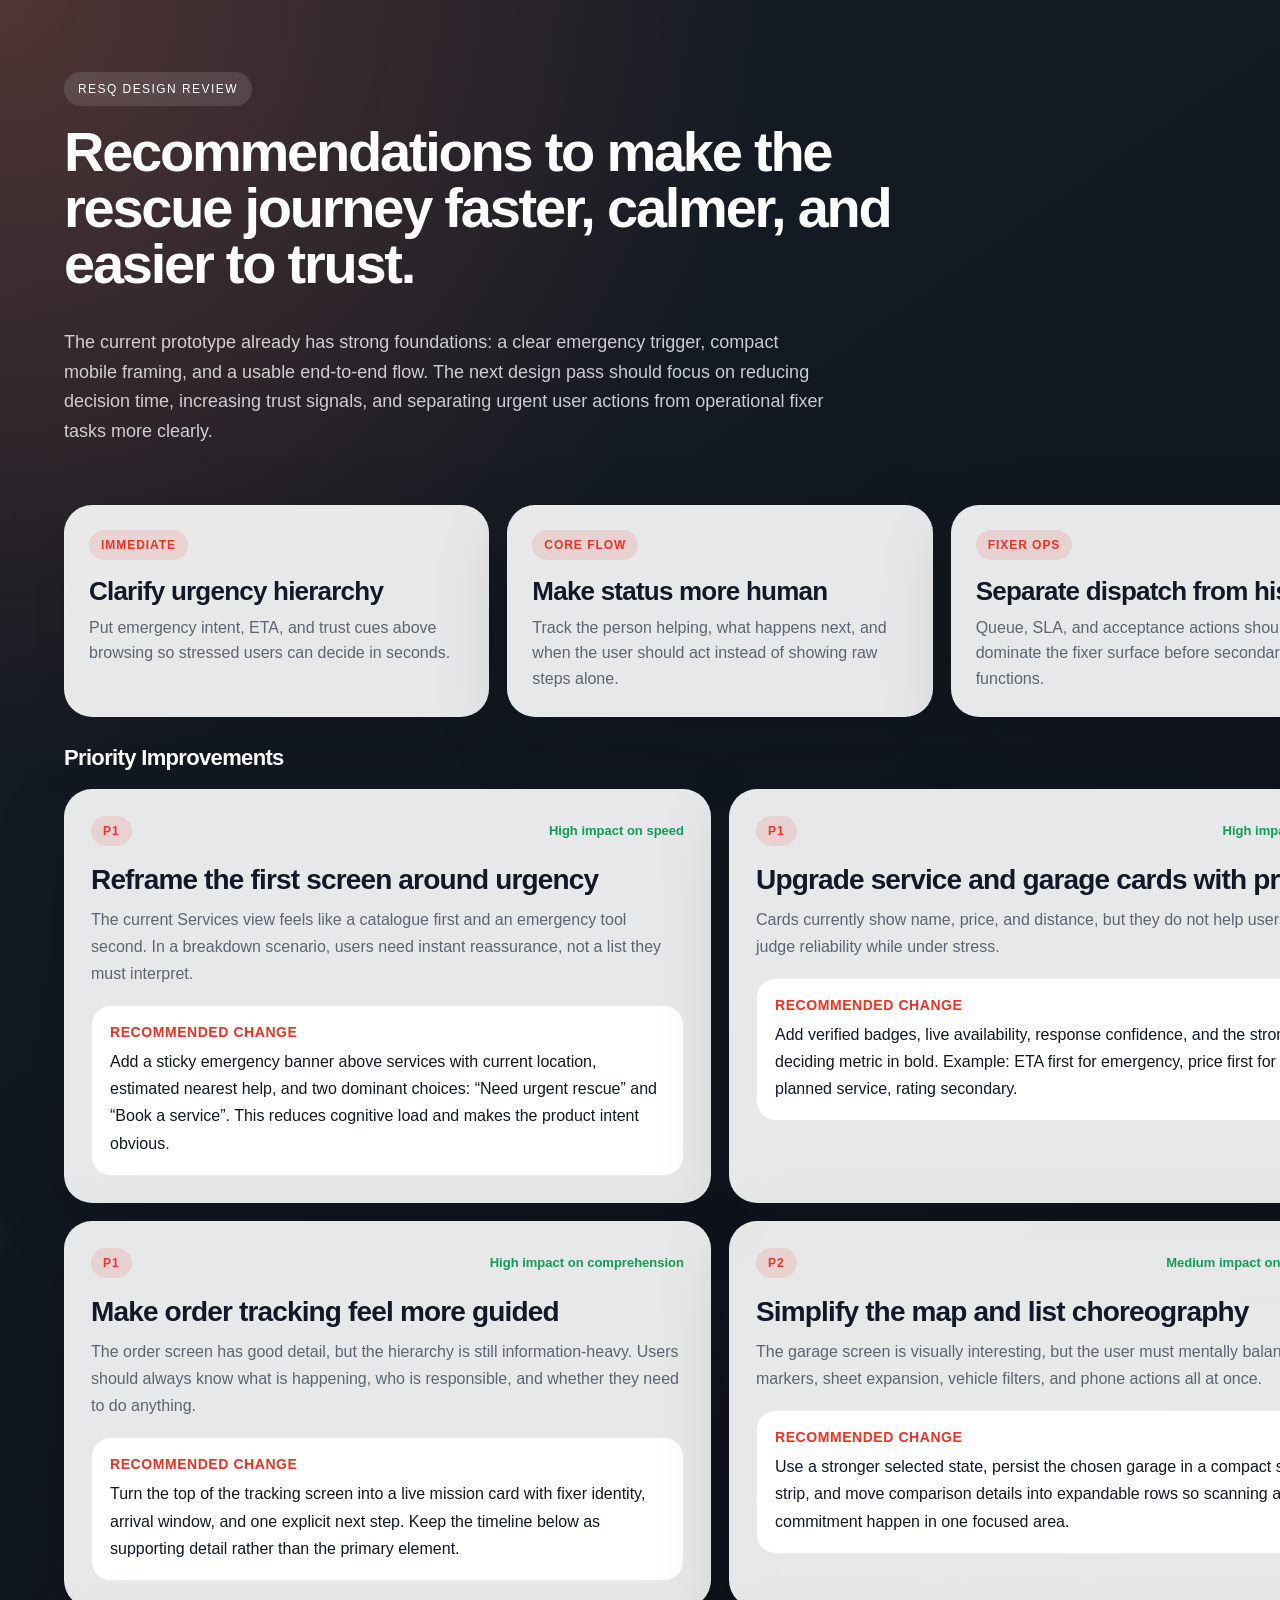
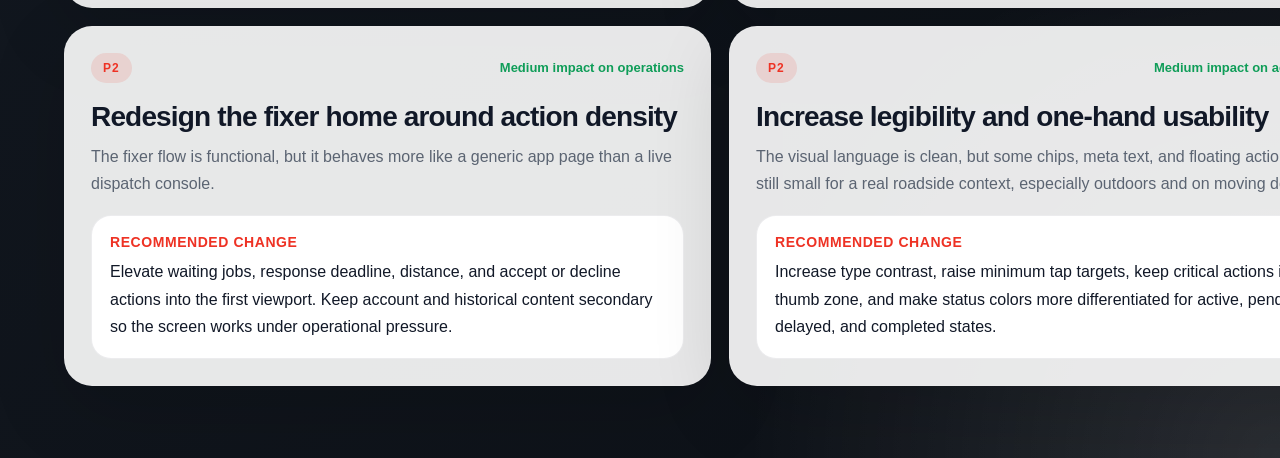
<file: uiux-audit.html>
<!doctype html>
<html lang="en">
  <head>
    <meta charset="UTF-8" />
    <meta name="viewport" content="width=device-width, initial-scale=1.0" />
    <title>ResQ UI UX Audit</title>
    <style>
      :root {
        --bg: #0d1117;
        --panel: rgba(255, 255, 255, 0.9);
        --panel-strong: #ffffff;
        --text: #111827;
        --muted: #5b6472;
        --accent: #ee3224;
        --accent-soft: rgba(238, 50, 36, 0.12);
        --border: rgba(17, 24, 39, 0.08);
        --success: #0f9d58;
      }

      * {
        box-sizing: border-box;
      }

      body {
        margin: 0;
        font-family: "Inter", "Segoe UI", sans-serif;
        color: var(--text);
        background:
          radial-gradient(circle at top left, rgba(255, 126, 95, 0.25), transparent 32%),
          radial-gradient(circle at bottom right, rgba(255, 255, 255, 0.12), transparent 22%),
          linear-gradient(145deg, #161d27 0%, #0d1117 100%);
      }

      main {
        width: 1440px;
        margin: 0 auto;
        padding: 72px 64px;
      }

      .hero {
        display: grid;
        gap: 18px;
        margin-bottom: 40px;
      }

      .eyebrow {
        display: inline-flex;
        width: fit-content;
        padding: 10px 14px;
        border-radius: 999px;
        background: rgba(255, 255, 255, 0.12);
        color: #fff;
        font-size: 12px;
        letter-spacing: 0.12em;
        text-transform: uppercase;
      }

      h1 {
        margin: 0;
        max-width: 920px;
        color: #fff;
        font-size: 56px;
        line-height: 1;
        letter-spacing: -0.04em;
      }

      .hero-copy {
        max-width: 760px;
        color: rgba(255, 255, 255, 0.78);
        font-size: 18px;
        line-height: 1.65;
      }

      .summary {
        display: grid;
        grid-template-columns: repeat(3, minmax(0, 1fr));
        gap: 18px;
        margin-bottom: 28px;
      }

      .summary-card,
      .audit-card {
        border: 1px solid rgba(255, 255, 255, 0.08);
        border-radius: 28px;
        background: var(--panel);
        box-shadow: 0 24px 80px rgba(0, 0, 0, 0.14);
      }

      .summary-card {
        padding: 24px;
      }

      .summary-card strong {
        display: block;
        margin-top: 16px;
        font-size: 26px;
        letter-spacing: -0.03em;
      }

      .summary-card p {
        margin: 8px 0 0;
        color: var(--muted);
        line-height: 1.6;
      }

      .section-title {
        margin: 0 0 18px;
        color: #fff;
        font-size: 22px;
        letter-spacing: -0.03em;
      }

      .audit-grid {
        display: grid;
        grid-template-columns: repeat(2, minmax(0, 1fr));
        gap: 18px;
      }

      .audit-card {
        padding: 26px;
      }

      .audit-meta {
        display: flex;
        justify-content: space-between;
        align-items: center;
        gap: 16px;
        margin-bottom: 18px;
      }

      .priority {
        display: inline-flex;
        align-items: center;
        padding: 8px 12px;
        border-radius: 999px;
        background: var(--accent-soft);
        color: var(--accent);
        font-size: 12px;
        font-weight: 700;
        letter-spacing: 0.08em;
        text-transform: uppercase;
      }

      .impact {
        color: var(--success);
        font-size: 13px;
        font-weight: 700;
      }

      .audit-card h2 {
        margin: 0 0 10px;
        font-size: 28px;
        letter-spacing: -0.03em;
      }

      .audit-card p {
        margin: 0 0 18px;
        color: var(--muted);
        line-height: 1.7;
      }

      .recommendation {
        padding: 18px;
        border-radius: 20px;
        background: var(--panel-strong);
        border: 1px solid var(--border);
      }

      .recommendation strong {
        display: block;
        margin-bottom: 8px;
        font-size: 14px;
        letter-spacing: 0.04em;
        text-transform: uppercase;
        color: var(--accent);
      }

      .recommendation span {
        display: block;
        color: var(--text);
        line-height: 1.7;
      }
    </style>
  </head>
  <body>
    <main>
      <section class="hero">
        <span class="eyebrow">ResQ Design Review</span>
        <h1>Recommendations to make the rescue journey faster, calmer, and easier to trust.</h1>
        <p class="hero-copy">
          The current prototype already has strong foundations: a clear emergency trigger, compact mobile framing,
          and a usable end-to-end flow. The next design pass should focus on reducing decision time, increasing
          trust signals, and separating urgent user actions from operational fixer tasks more clearly.
        </p>
      </section>

      <section class="summary">
        <article class="summary-card">
          <div class="priority">Immediate</div>
          <strong>Clarify urgency hierarchy</strong>
          <p>Put emergency intent, ETA, and trust cues above browsing so stressed users can decide in seconds.</p>
        </article>
        <article class="summary-card">
          <div class="priority">Core Flow</div>
          <strong>Make status more human</strong>
          <p>Track the person helping, what happens next, and when the user should act instead of showing raw steps alone.</p>
        </article>
        <article class="summary-card">
          <div class="priority">Fixer Ops</div>
          <strong>Separate dispatch from history</strong>
          <p>Queue, SLA, and acceptance actions should dominate the fixer surface before secondary account functions.</p>
        </article>
      </section>

      <h2 class="section-title">Priority Improvements</h2>
      <section class="audit-grid">
        <article class="audit-card">
          <div class="audit-meta">
            <span class="priority">P1</span>
            <span class="impact">High impact on speed</span>
          </div>
          <h2>Reframe the first screen around urgency</h2>
          <p>
            The current Services view feels like a catalogue first and an emergency tool second. In a breakdown scenario,
            users need instant reassurance, not a list they must interpret.
          </p>
          <div class="recommendation">
            <strong>Recommended change</strong>
            <span>
              Add a sticky emergency banner above services with current location, estimated nearest help, and two dominant
              choices: “Need urgent rescue” and “Book a service”. This reduces cognitive load and makes the product intent obvious.
            </span>
          </div>
        </article>

        <article class="audit-card">
          <div class="audit-meta">
            <span class="priority">P1</span>
            <span class="impact">High impact on trust</span>
          </div>
          <h2>Upgrade service and garage cards with proof</h2>
          <p>
            Cards currently show name, price, and distance, but they do not help users quickly judge reliability while under stress.
          </p>
          <div class="recommendation">
            <strong>Recommended change</strong>
            <span>
              Add verified badges, live availability, response confidence, and the strongest deciding metric in bold.
              Example: ETA first for emergency, price first for planned service, rating secondary.
            </span>
          </div>
        </article>

        <article class="audit-card">
          <div class="audit-meta">
            <span class="priority">P1</span>
            <span class="impact">High impact on comprehension</span>
          </div>
          <h2>Make order tracking feel more guided</h2>
          <p>
            The order screen has good detail, but the hierarchy is still information-heavy. Users should always know what is happening,
            who is responsible, and whether they need to do anything.
          </p>
          <div class="recommendation">
            <strong>Recommended change</strong>
            <span>
              Turn the top of the tracking screen into a live mission card with fixer identity, arrival window, and one explicit next step.
              Keep the timeline below as supporting detail rather than the primary element.
            </span>
          </div>
        </article>

        <article class="audit-card">
          <div class="audit-meta">
            <span class="priority">P2</span>
            <span class="impact">Medium impact on navigation</span>
          </div>
          <h2>Simplify the map and list choreography</h2>
          <p>
            The garage screen is visually interesting, but the user must mentally balance map markers, sheet expansion,
            vehicle filters, and phone actions all at once.
          </p>
          <div class="recommendation">
            <strong>Recommended change</strong>
            <span>
              Use a stronger selected state, persist the chosen garage in a compact sticky strip, and move comparison details
              into expandable rows so scanning and commitment happen in one focused area.
            </span>
          </div>
        </article>

        <article class="audit-card">
          <div class="audit-meta">
            <span class="priority">P2</span>
            <span class="impact">Medium impact on operations</span>
          </div>
          <h2>Redesign the fixer home around action density</h2>
          <p>
            The fixer flow is functional, but it behaves more like a generic app page than a live dispatch console.
          </p>
          <div class="recommendation">
            <strong>Recommended change</strong>
            <span>
              Elevate waiting jobs, response deadline, distance, and accept or decline actions into the first viewport.
              Keep account and historical content secondary so the screen works under operational pressure.
            </span>
          </div>
        </article>

        <article class="audit-card">
          <div class="audit-meta">
            <span class="priority">P2</span>
            <span class="impact">Medium impact on accessibility</span>
          </div>
          <h2>Increase legibility and one-hand usability</h2>
          <p>
            The visual language is clean, but some chips, meta text, and floating actions are still small for a real roadside context,
            especially outdoors and on moving devices.
          </p>
          <div class="recommendation">
            <strong>Recommended change</strong>
            <span>
              Increase type contrast, raise minimum tap targets, keep critical actions in the thumb zone, and make status colors
              more differentiated for active, pending, delayed, and completed states.
            </span>
          </div>
        </article>
      </section>
    </main>

    <script>
      if (window.location.hash.includes("figmacapture=")) {
        const captureScript = document.createElement("script");
        captureScript.src = "https://mcp.figma.com/mcp/html-to-design/capture.js";
        captureScript.async = true;
        document.head.appendChild(captureScript);
      }
    </script>
  </body>
</html>
</file>
